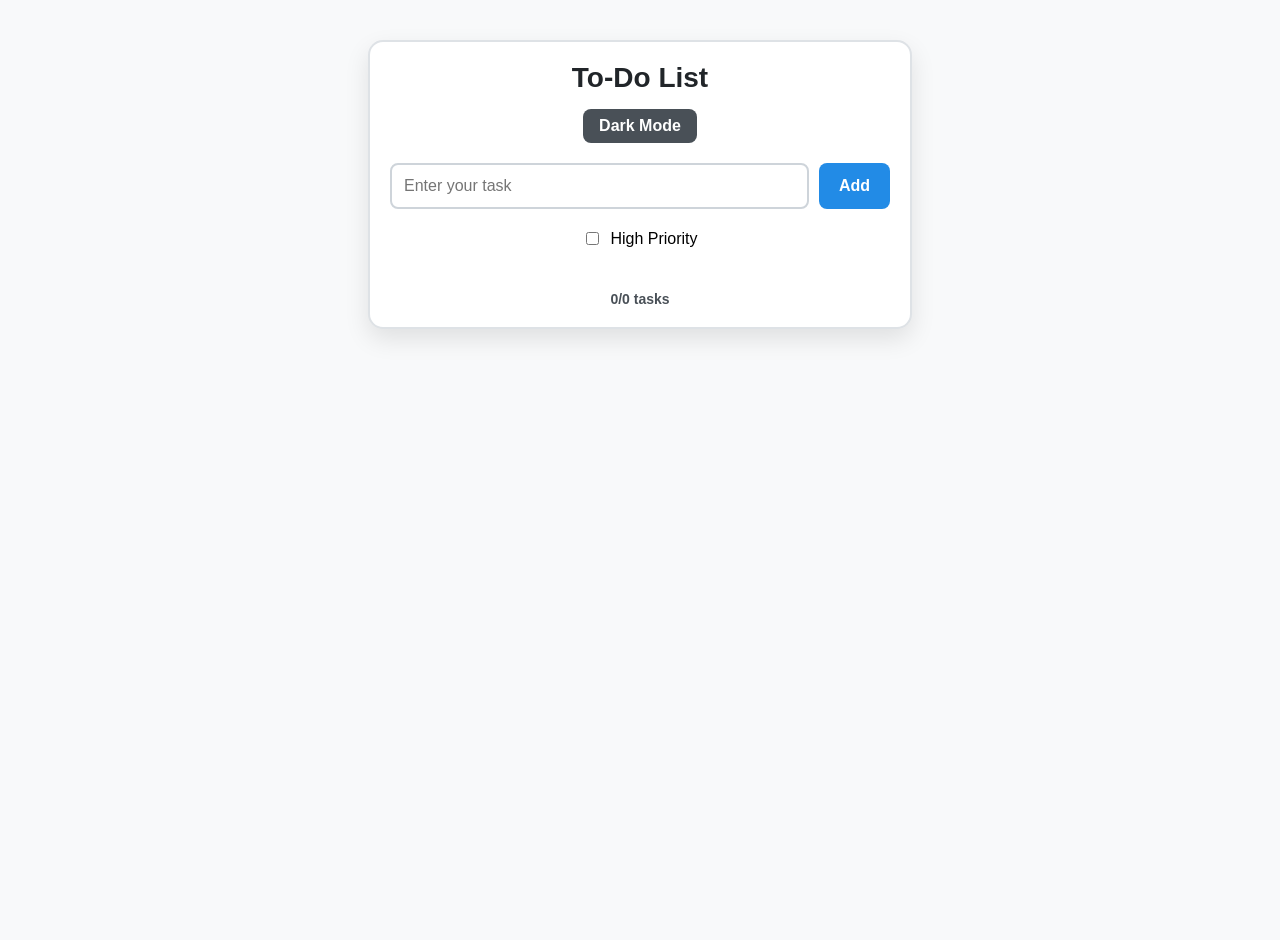
<file: index.html>
<!DOCTYPE html>
<html lang="en">
<head>
  <meta charset="UTF-8">
  <meta name="viewport" content="width=device-width, initial-scale=1.0">
  <title>My Task</title>
  <link rel="stylesheet" href="style.css">
</head>
<body>
  <div class="container">
    <div class="header-section">
      <h1>To-Do List</h1>
      <button id="themeToggleBtn">Dark Mode</button>
    </div>

    <div class="input-section">
      <div class="input-row">
        <input type="text" id="taskInput" placeholder="Enter your task" />
        <button id="addBtn">Add</button>
      </div>
      
      <div class="checkbox-container">
        <input type="checkbox" id="mandatoryCheckbox" />
        <label for="mandatoryCheckbox">High Priority</label>
      </div>
    </div>
    
    <ul id="taskList"></ul>
    <div class="task-count" id="taskCounter">0 tasks</div>
  </div>

  <script src="script.js"></script>
</body>
</html>
</file>
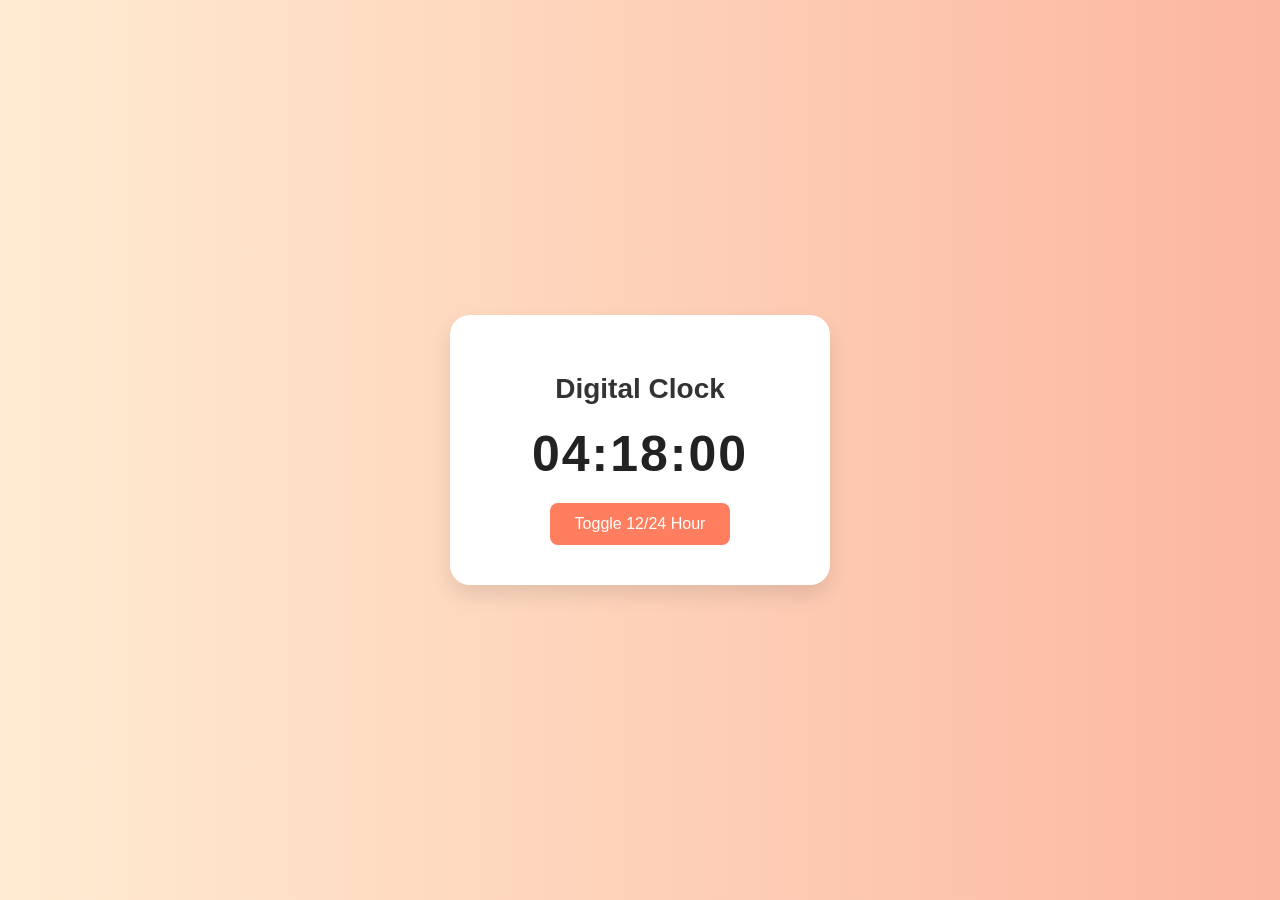
<file: My whether app/index.html>
<!DOCTYPE html>
<html lang="en">
<head>
  <meta charset="UTF-8" />
  <meta name="viewport" content="width=device-width, initial-scale=1.0"/>
  <title>Digital Clock</title>
  <link rel="stylesheet" href="style.css" />
</head>
<body>
  <div class="container">
    <h1>Digital Clock</h1>
    <div class="clock" id="clock"></div>
    <button onclick="toggleFormat()">Toggle 12/24 Hour</button>
  </div>

  <script src="script.js"></script>
</body>
</html>
</file>
<file: style.css>
body {
      margin: 0;
      padding: 0;
      font-family: 'Segoe UI', sans-serif;
      background: #f8f9fa;
      display: flex;
      justify-content: center;
      align-items: flex-start;
      /* Changed from center to flex-start for mobile */
      min-height: 100vh;
      padding: 20px;
      transition: background 0.3s ease;
}

.container {
      background: #ffffff;
      padding: 20px;
      border-radius: 15px;
      box-shadow: 0 10px 25px rgba(0, 0, 0, 0.1);
      width: 100%;
      max-width: 500px;
      /* Maximum width for larger screens */
      text-align: center;
      transition: all 0.3s ease;
      border: 2px solid #dee2e6;
      margin: 20px 0;
}

.header-section {
      display: flex;
      flex-direction: column;
      align-items: center;
      gap: 15px;
      margin-bottom: 20px;
}

h1 {
      margin: 0;
      color: #212529;
      font-size: clamp(24px, 5vw, 28px);
      /* Responsive font size */
      font-weight: bold;
}

.input-section {
      display: flex;
      flex-direction: column;
      gap: 12px;
      margin-bottom: 20px;
}

.input-row {
      display: flex;
      gap: 10px;
}

input[type="text"] {
      flex: 1;
      padding: 12px;
      font-size: 16px;
      border: 2px solid #ced4da;
      border-radius: 8px;
      outline: none;
      transition: border 0.3s;
      min-width: 0;
      /* Fix for flexbox overflow */
}

input[type="text"]:focus {
      border-color: #4dabf7;
}

button {
      background: #228be6;
      color: white;
      padding: 12px 15px;
      border: none;
      font-size: 16px;
      border-radius: 8px;
      cursor: pointer;
      transition: background 0.3s, transform 0.2s;
      font-weight: bold;
      white-space: nowrap;
}

#addBtn {
      padding: 12px 20px;
}

button:hover {
      background: #1c7ed6;
      transform: translateY(-2px);
}

button:active {
      transform: translateY(0);
}

.checkbox-container {
      display: flex;
      align-items: center;
      justify-content: center;
      gap: 8px;
      padding: 8px 0;
}

ul {
      list-style: none;
      padding: 0;
      margin: 20px 0 0;
      max-height: 50vh;
      overflow-y: auto;
}

li {
      background: #f1f3f5;
      margin-bottom: 10px;
      padding: 12px 15px;
      border-left: 5px solid transparent;
      display: flex;
      align-items: center;
      justify-content: space-between;
      border-radius: 8px;
      transition: all 0.3s;
      word-break: break-word;
}

li:hover {
      box-shadow: 0 4px 8px rgba(0, 0, 0, 0.1);
}

li.mandatory {
      background-color: #ff6b6b;
      color: #fff;
      font-weight: bold;
      border-left-color: #fa5252;
}

li.completed {
      text-decoration: line-through;
      color: #868e96;
      background: #e9ecef;
}

li.completed.mandatory {
      background-color: #ffa8a8;
}

.task-text {
      flex: 1;
      text-align: left;
      margin-right: 10px;
}

.actions {
      display: flex;
      gap: 8px;
}

.actions button {
      padding: 6px 10px;
      font-size: 14px;
}

.complete-btn {
      background: #40c057;
}

.complete-btn:hover {
      background: #37b24d;
}

.delete-btn {
      background: #fa5252;
}

.delete-btn:hover {
      background: #f03e3e;
}

/* Dark mode styles remain the same as before */
body.dark h1 {
      color: #ffffff;
}

body.dark {
      background: #212529;
      color: #f8f9fa;
}

body.dark .container {
      background-color: #343a40;
      box-shadow: 0 5px 15px rgba(255, 255, 255, 0.1);
      color: #f8f9fa;
      border-color: #495057;
}

body.dark input,
body.dark button {
      background-color: #495057;
      color: #f8f9fa;
      border: 2px solid #6c757d;
}

body.dark input[type="text"]:focus {
      border-color: #4dabf7;
}

body.dark li {
      background-color: #495057;
      color: #f8f9fa;
}

body.dark li.completed {
      background: #6c757d;
      color: #e9ecef;
}

body.dark li.mandatory {
      background-color: #ff6b6b;
      color: white;
}

body.dark li.completed.mandatory {
      background-color: #ff8787;
}

#themeToggleBtn {
      background: #495057;
      color: white;
      padding: 8px 16px;
      border: none;
      border-radius: 8px;
      cursor: pointer;
      transition: all 0.3s;
      font-weight: bold;
}

#themeToggleBtn:hover {
      background: #6c757d;
}

.task-count {
      margin-top: 15px;
      font-size: 14px;
      color: #495057;
      font-weight: bold;
}

body.dark .task-count {
      color: #adb5bd;
}

.priority-high {
      animation: pulse 1.5s infinite;
}

@keyframes pulse {
      0% {
            opacity: 1;
      }

      50% {
            opacity: 0.8;
      }

      100% {
            opacity: 1;
      }
}

/* Responsive adjustments */
@media (max-width: 400px) {
      .container {
            padding: 15px;
      }

      .input-row {
            flex-direction: column;
            gap: 10px;
      }

      #addBtn {
            width: 100%;
      }

      li {
            flex-direction: column;
            align-items: flex-start;
            gap: 10px;
      }

      .actions {
            width: 100%;
            justify-content: flex-end;
      }

      .task-text {
            margin-right: 0;
      }
}
</file>
<file: My whether app/style.css>
body {
      margin: 0;
      padding: 0;
      background: linear-gradient(to right, #ffecd2, #fcb69f);
      font-family: 'Segoe UI', Tahoma, Geneva, Verdana, sans-serif;
      display: flex;
      justify-content: center;
      align-items: center;
      height: 100vh;
}

.container {
      background-color: white;
      padding: 40px;
      border-radius: 20px;
      box-shadow: 0px 10px 20px rgba(0, 0, 0, 0.1);
      text-align: center;
      width: 300px;
}

h1 {
      font-size: 28px;
      margin-bottom: 20px;
      color: #333;
}

.clock {
      font-size: 50px;
      font-weight: bold;
      color: #222;
      margin: 20px 0;
      letter-spacing: 2px;
}

button {
      padding: 12px 25px;
      font-size: 16px;
      border: none;
      border-radius: 8px;
      background-color: #ff7e5f;
      color: white;
      cursor: pointer;
      transition: background 0.3s ease;
}

button:hover {
      background-color: #eb5e3f;
}
</file>
